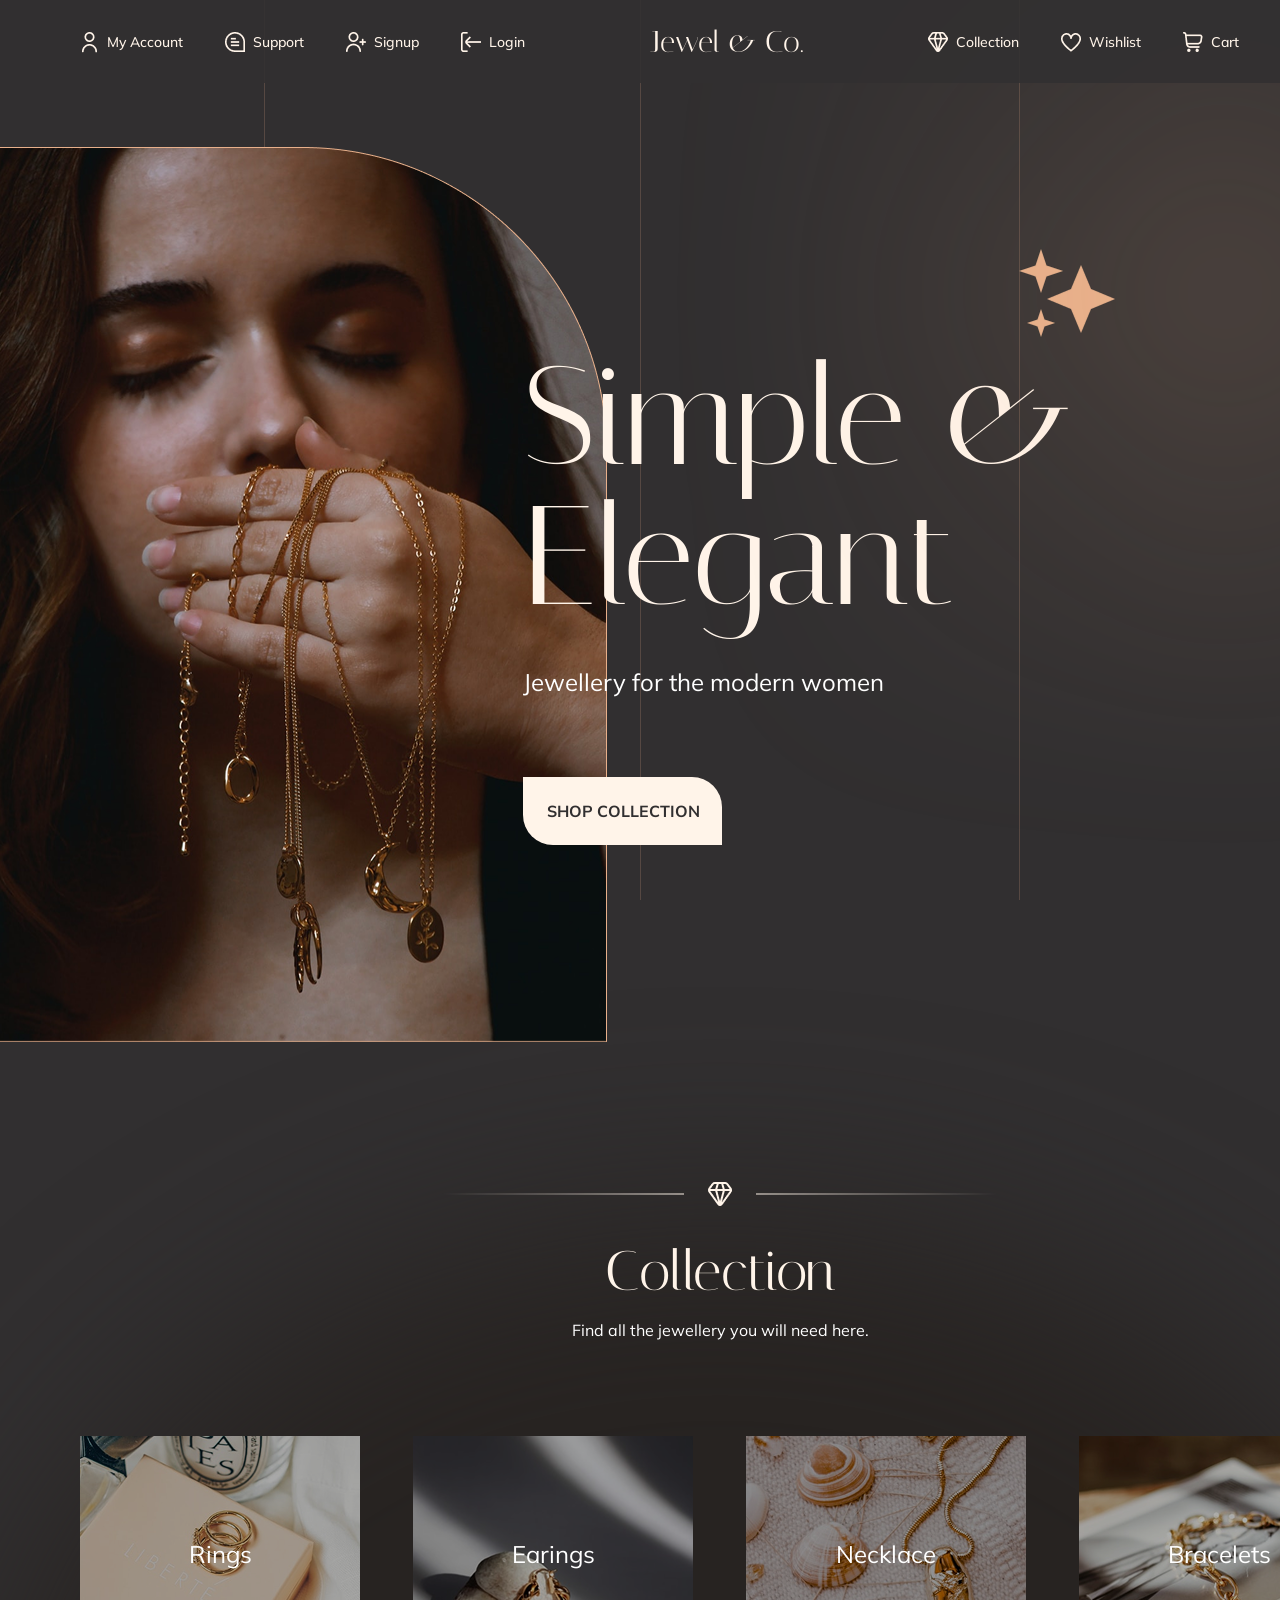
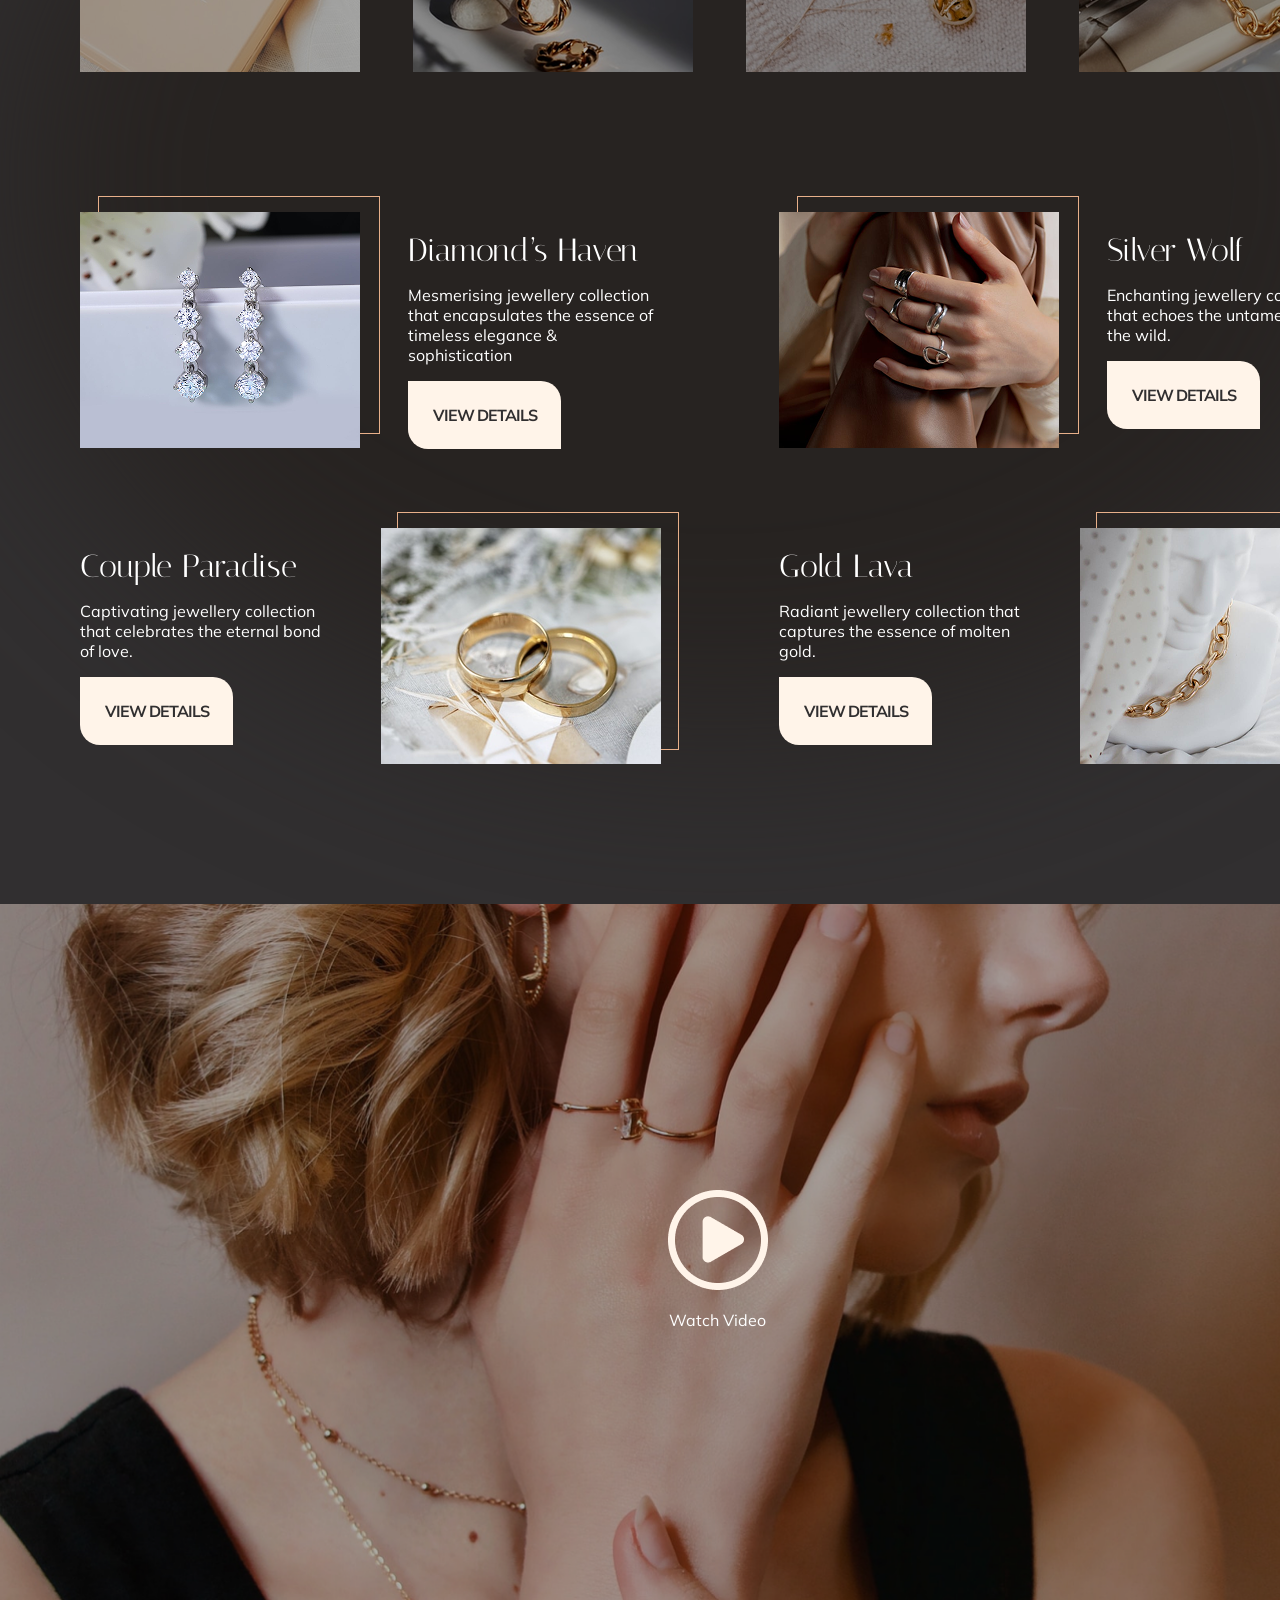
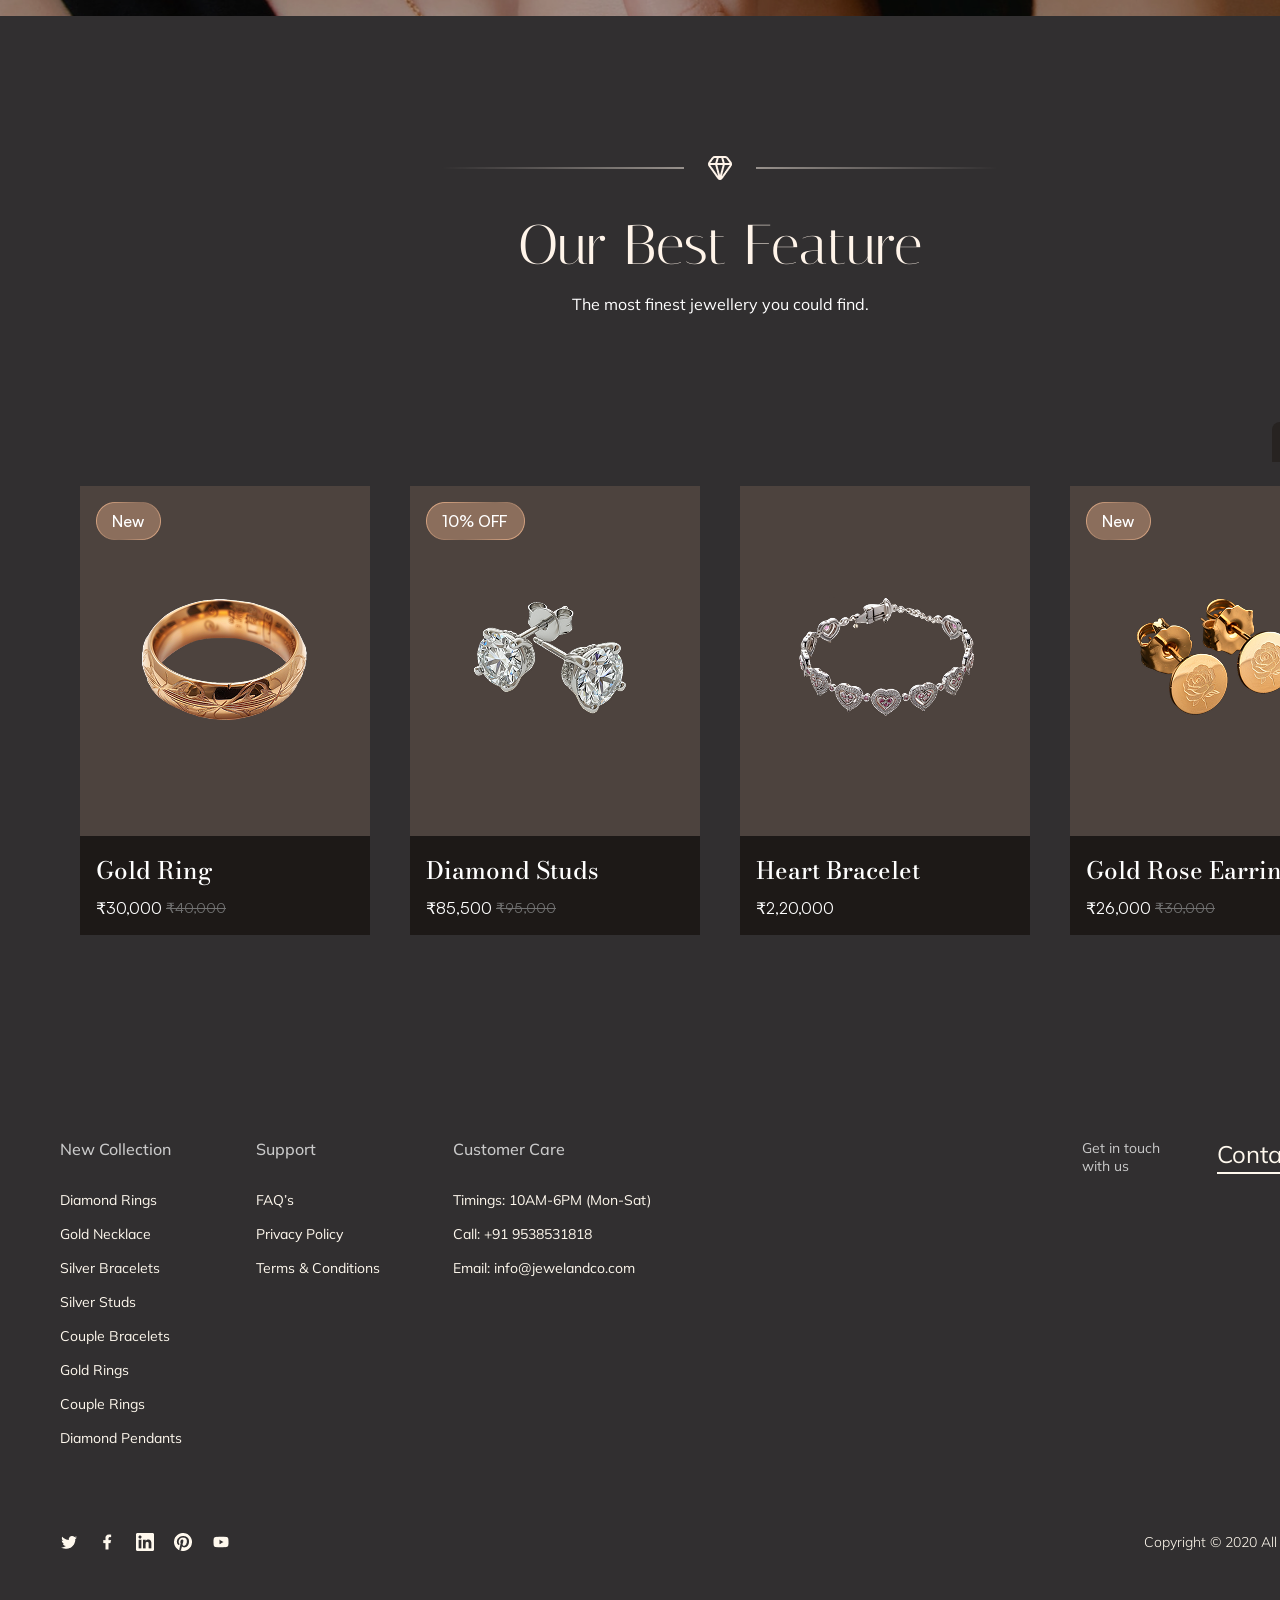
<file: index.html>
<!DOCTYPE html>
<html lang="ru">
<head>
    <meta charset="UTF-8">
    <meta name="viewport" content="width=device-width, initial-scale=1.0, maximum-scale=1.0, user-scalable=no">
    <link rel="stylesheet" href="css/style.css">
    <title>Jewel & Co</title>
</head>
<body>
<div class="wrapper">
    <div class="line"></div>
    <div class="line"></div>
    <div class="line"></div>
    <div class="container">
        <header class="header">
            <div class="header__menu">
                <nav class="header__nav">
                    <ul class="header_nav_ul">
                        <li class="header_ul_li">
                            <img src="img/account.png" alt="account" class="header_menu_img">
                            <a href="#" class="header_li_a">My Account</a>
                        </li>
                        <li class="header_ul_li">
                            <img src="img/support.png" alt="support" class="header_menu_img">
                            <a href="#" class="header_li_a">Support</a>
                        </li>
                        <li class="header_ul_li">
                            <img src="img/signup.png" alt="signup" class="header_menu_img">
                            <a href="#" class="header_li_a">Signup</a>
                        </li>
                        <li class="header_ul_li">
                            <img src="img/login.png" alt="login" class="header_menu_img">
                            <a href="#" class="header_li_a">Login</a>
                        </li>
                    </ul>
                </nav>
            </div>

            <p class="header__logo">Jewel & Co.</p>

            <div class="header__menu">
                <nav class="header__nav">
                    <ul class="header_nav_ul">
                        <li class="header_ul_li">
                            <img src="img/collection.png" alt="collection" class="header_menu_img">
                            <a href="#" class="header_li_a">Collection</a>
                        </li>
                        <li class="header_ul_li">
                            <img src="img/wishlist.png" alt="wishlist" class="header_menu_img">
                            <a href="#" class="header_li_a">Wishlist</a>
                        </li>
                        <li class="header_ul_li">
                            <img src="img/cart.png" alt="cart" class="header_menu_img">
                            <a href="#" class="header_li_a">Cart</a>
                        </li>
                        <li class="header_ul_li">
                            <img src="img/contact.png" alt="contact" class="header_menu_img">
                            <a href="#" class="header_li_a">Contact</a>
                        </li>
                    </ul>
                </nav>
            </div>
        </header>
        <div class="main">
            <div class="main__hero">
                <div class="main__hero_text">
                    <p class="hero_text_p1">Simple & Elegant</p>
                    <p class="hero_text_p2">Jewellery for the modern women</p>
                    <form action="get">
                        <input type="button" value="SHOP COLLECTION" class="hero_text_btn">
                    </form>
                </div>
                <div class="main__hero_sparkl">
                    <img src="img/Sparkling.png" alt="Sparkling" class="hero_sparkl_img">
                    <div class="circle"></div>
                </div>
                <div class="main__hero_contacts">
                    <img src="img/Facebook F.png" alt="Facebook">
                    <img src="img/LinkedIn.png" alt="LinkedIn">
                    <img src="img/Instagram.png" alt="Instagram">
                    <img src="img/Twitter.png" alt="Twitter">
                </div>
            </div>
            <div class="main__collection">
                <div class="ellipse"></div>
                <div class="main__collection_inf">
                    <img src="img/Separator.png" alt="Separator" class="Separator_img">
                    <p class="collection_inf_p1">Collection</p>
                    <p class="collection_inf_p2">Find all the jewellery you will need here.</p>
                </div>
                <div class="main__collection_menu">
                    <div class="collection_menu_card">
                        <a href="#" class="collection_card_a">Rings</a>
                    </div>

                    <div class="collection_menu_card1">
                        <a href="#" class="collection_card_a">Earings</a>
                    </div>

                    <div class="collection_menu_card2">
                        <a href="#" class="collection_card_a">Necklace</a>
                    </div>

                    <div class="collection_menu_card3">
                        <a href="#" class="collection_card_a">Bracelets</a>
                    </div>
                </div>

                <div class="collection_accessories">
                    <div class="accessories_card">
                        <div class="card_frame"></div>
                        <img src="img/Diamond’s Haven.png" alt="Diamond’s" class="accessories_card_img">
                        <div class="accessories_card_inf">
                            <p class="accessories_card_p1">Diamond’s Haven</p>
                            <p class="accessories_card_p2">Mesmerising jewellery collection that encapsulates the essence of timeless elegance & sophistication</p>
                            <form action="">
                                <a href="#"><input type="button" value="VIEW DETAILS" class="accessories_card_btn"></a>
                            </form>
                        </div>
                    </div>

                    <div class="accessories_card">
                        <div class="card_frame"></div>
                        <img src="img/Silver Wolf.png" alt="Wolf" class="accessories_card_img">
                        <div class="accessories_card_inf">
                            <p class="accessories_card_p1">Silver Wolf</p>
                            <p class="accessories_card_p2">Enchanting jewellery collection that echoes the untamed spirit of the wild.</p>
                            <form action="">
                                <a href="#"><input type="button" value="VIEW DETAILS" class="accessories_card_btn"></a>
                            </form>
                        </div>
                    </div>
                </div>

                <div class="collection_accessories2">
                    <div class="accessories_card">
                        <div class="accessories_card_inf">
                            <p class="accessories_card_p1">Couple Paradise</p>
                            <p class="accessories_card_p2">Captivating jewellery collection that celebrates the eternal bond of love.</p>
                            <form action="">
                                <a href="#"><input type="button" value="VIEW DETAILS" class="accessories_card_btn"></a>
                            </form>
                        </div>
                        <div class="card_frame2"></div>
                        <img src="img/Couple Paradise.png" alt="Diamond’s" class="accessories_card_img2">
                    </div>

                    <div class="accessories_card">
                        <div class="accessories_card_inf">
                            <p class="accessories_card_p1">Gold Lava</p>
                            <p class="accessories_card_p2">Radiant jewellery collection that captures the essence of molten gold.</p>
                            <form action="">
                                <a href="#"><input type="button" value="VIEW DETAILS" class="accessories_card_btn"></a>
                            </form>
                        </div>
                        <div class="card_frame2"></div>
                        <img src="img/Gold Lava.png" alt="Wolf" class="accessories_card_img2">
                    </div>
                </div>
            </div>
            <div class="main__video">
                <div class="video_stop">
                    <img src="img/stop.png" alt="stop" class="video_img">
                    <p class="video_text">Watch Video</p>
                </div>
            </div>
            <div class="main__feature">
                <div class="main__feature_inf">
                    <img src="img/Separator.png" alt="Separator" class="Separator_img">
                    <p class="collection_inf_p1">Our Best Feature</p>
                    <p class="collection_inf_p2">The most finest jewellery you could find.</p>
                </div>
                <div class="feature__catalog">
                    <div class="feature__buttons">
                        <button class="feature_btn_left"></button>
                        <button class="feature_btn_right"></button>
                    </div>
                    <div class="feature__catalog_cards">
                        <div class="feature__card">
                            <div class="feature__card_picture">
                                <div class="feature__card_text">
                                    <p class="feature__card_p">New</p>
                                </div>
                                <img src="img/Gold Ring.png" alt="ring" class="feature__card_img">
                            </div>
                            <div class="feature__card_price">
                                <p class="feature__card_p1">Gold Ring</p>
                                <div class="feature__card_t">
                                <p class="feature__card_p2">₹30,000</p>
                                <p class="feature__card_p3">₹40,000</p>
                                </div>
                            </div>
                        </div>

                        <div class="feature__card">
                            <div class="feature__card_picture">
                                <div class="feature__card_text2">
                                    <p class="feature__card_p">10% OFF</p>
                                </div>
                                <img src="img/Diamond Studs.png" alt="ring" class="feature__card_img">
                            </div>
                            <div class="feature__card_price">
                                <p class="feature__card_p1">Diamond Studs</p>
                                <div class="feature__card_t">
                                <p class="feature__card_p2">₹85,500</p>
                                <p class="feature__card_p3">₹95,000</p>
                                </div>
                            </div>
                        </div>

                        <div class="feature__card">
                            <div class="feature__card_picture">
                                <img src="img/Heart Bracelet.png" alt="ring" class="feature__card_img1">
                            </div>
                            <div class="feature__card_price">
                                <p class="feature__card_p1">Heart Bracelet</p>
                                <div class="feature__card_t">
                                <p class="feature__card_p2">₹2,20,000</p>
                                </div>
                            </div>
                        </div>

                        <div class="feature__card">
                            <div class="feature__card_picture">
                                <div class="feature__card_text">
                                    <p class="feature__card_p">New</p>
                                </div>
                                <img src="img/Gold Rose Earrings.png" alt="ring" class="feature__card_img">
                            </div>
                            <div class="feature__card_price">
                                <p class="feature__card_p1">Gold Rose Earrings</p>
                                <div class="feature__card_t">
                                <p class="feature__card_p2">₹26,000</p>
                                <p class="feature__card_p3">₹30,000</p>
                                </div>
                            </div>
                        </div>
                    </div>
                </div>
            </div>
        </div>
        <footer class="footer">
            <div class="footer__inf">
                <div class="footer__inf_link">
                    <div class="inf_link_list">
                        <p class="inf_link_list_p">New Collection</p>
                        <nav class="footer__nav">
                            <ul class="footer_nav_ul">
                                <li class="footer_ul_li">
                                    <a href="#" class="link_list_a">Diamond Rings</a>
                                </li>
                                <li class="footer_ul_li">
                                    <a href="#" class="link_list_a">Gold Necklace</a>
                                </li>
                                <li class="footer_ul_li">
                                    <a href="#" class="link_list_a">Silver Bracelets</a>
                                </li>
                                <li class="footer_ul_li">
                                    <a href="#" class="link_list_a">Silver Studs</a>
                                </li>
                                <li class="footer_ul_li">
                                    <a href="#" class="link_list_a">Couple Bracelets</a>
                                </li>
                                <li class="footer_ul_li">
                                    <a href="#" class="link_list_a">Gold Rings</a>
                                </li>
                                <li class="footer_ul_li">
                                    <a href="#" class="link_list_a">Couple Rings</a>
                                </li>
                                <li class="footer_ul_li">
                                    <a href="#" class="link_list_a">Diamond Pendants</a>
                                </li>
                            </ul>
                        </nav>
                    </div>

                    <div class="inf_link_list">
                        <p class="inf_link_list_p">Support</p>
                        <nav class="footer__nav">
                            <ul class="footer_nav_ul">
                                <li class="footer_ul_li">
                                    <a href="#" class="link_list_a">FAQ’s</a>
                                </li>
                                <li class="footer_ul_li">
                                    <a href="#" class="link_list_a">Privacy Policy</a>
                                </li>
                                <li class="footer_ul_li">
                                    <a href="#" class="link_list_a">Terms & Conditions</a>
                                </li>
                            </ul>
                        </nav>
                    </div>

                    <div class="inf_link_list">
                        <p class="inf_link_list_p">Customer Care</p>
                        <nav class="footer__nav">
                            <ul class="footer_nav_ul">
                                <li class="footer_ul_li">
                                    <p class="footer_ul_li_p">Timings: 10AM-6PM (Mon-Sat)</p>
                                </li>
                                <li class="footer_ul_li">
                                    <p class="footer_ul_li_p">Call: +91 9538531818</p>
                                </li>
                                <li class="footer_ul_li">
                                    <p class="footer_ul_li_p">Email: info@jewelandco.com</p>
                                </li>
                            </ul>
                        </nav>
                    </div>
                </div>
                <div class="footer__inf_contact">
                    <p class="footer_contact_p">Get in touch with us</p>
                    <div class="footer_contact_link">
                        <a href="#" class="footer_contact_a">Contact Us</a>
                        <img src="img/footer_right.png" alt="footer_right" class="footer_img">
                    </div>
                </div>
            </div>

            <div class="footer__bottom">
                <div class="bottom_messengers">
                    <img src="img/f_twitter.png" alt="f_twitter" class="bottom_img">
                    <img src="img/f_facebook.png" alt="f_facebook" class="bottom_img">
                    <img src="img/f_in.png" alt="f_in" class="bottom_img">
                    <img src="img/f_pinterest.png" alt="f_pinterest" class="bottom_img">
                    <img src="img/f_youtube.png" alt="f_youtube" class="bottom_img">
                </div>
                <p class="bottom__p">Copyright © 2020 All rights reserved.</p>
            </div>
        </footer>
    </div>
</div>
</body>
</html>
</file>
<file: css/style.css>
@charset "UTF-8";
@font-face {
  font-family: Mulish_medium;
  src: url(../fonts/Mulish/Mulish-Medium.ttf);
}
@font-face {
  font-family: Mulish_regular;
  src: url(../fonts/Mulish/Mulish-Regular.ttf);
}
@font-face {
  font-family: Mulish_bold;
  src: url(../fonts/Mulish/Mulish-Bold.ttf);
}
@font-face {
  font-family: Mulish_light;
  src: url(../fonts/Mulish/Mulish-Light.ttf);
}
@font-face {
  font-family: Italiana_regular;
  src: url(../fonts/Italiana/Italiana-Regular.ttf);
}
@font-face {
  font-family: Satoshi_bold;
  src: url(../fonts/Satoshi/Satoshi-Bold.ttf);
}
@font-face {
  font-family: Satoshi_medium;
  src: url(../fonts/Satoshi/Satoshi-Medium.ttf);
}
@font-face {
  font-family: Satoshi_regular;
  src: url(../fonts/Satoshi/Satoshi-Regular.ttf);
}
@font-face {
  font-family: Satoshi_light;
  src: url(../fonts/Satoshi/Satoshi-Light.ttf);
}
@font-face {
  font-family: Bodoni_Moda_medium;
  src: url(../fonts/Bodoni_Moda/BodoniModa_9pt-Medium.ttf);
}
@font-face {
  font-family: Bodoni_Moda_regular;
  src: url(../fonts/Bodoni_Moda/BodoniModa_9pt-Regular.ttf);
}
@font-face {
  font-family: Bodoni_Moda_regular2;
  src: url(../fonts/Bodoni_Moda/BodoniModa_72pt-Regular.ttf);
}
* {
  margin: 0;
  padding: 0;
}

.wrapper::before,
.wrapper::after,
.wrapper .container::before {
  content: "";
  position: fixed;
  top: 0;
  width: 0.0625rem;
  height: 100%;
  background-color: #E8B08A;
  opacity: 0.2;
  z-index: 0;
  pointer-events: none;
}

.wrapper::before {
  left: 20.6%;
}

.wrapper::after {
  left: 50%;
}

.wrapper .container::before {
  left: 79.6%;
}

.wrapper {
  margin: 0 auto;
  width: 90rem;
  height: 100%;
  background-color: #312F30;
  z-index: -2;
}

.container {
  width: 90rem;
  margin: 0 auto;
  z-index: 2;
}


.header {
  box-sizing: border-box;
  padding: 0 5rem;
  height: 5.1875rem;
  display: flex;
  justify-content: space-between;
  align-items: center;
  background-color: rgba(50, 48, 49, 0.9);
  position: relative;
  z-index: 2;
}

.header__menu {
  height: 1.25rem;
}

.header_nav_ul {
  display: flex;
  justify-content: space-between;
  gap: 2.625rem;
}

.header_ul_li {
  list-style-type: none;
  display: flex;
  justify-content: space-between;
  align-items: center;
}

.header_li_a {
  font-family: Mulish_medium;
  font-size: 0.875rem;
  color: #FFF4E9;
  cursor: pointer;
  text-decoration: none;
}

.header_li_a:hover {
  color: #E8B08A;
}

.header_menu_img {
  margin-right: 0.5rem;
}

.header__logo {
  font-family: Italiana_regular;
  font-size: 1.875rem;
  color: #FFF4E9;
  margin: 0 7.625rem;
}

.main {
  position: relative;
  z-index: 1;
}


.main__hero {
  margin-top: 4rem;
  height: 55.949375rem;
  background-image: url(../img/main_hero.png);
  background-repeat: no-repeat;
  display: flex;
  justify-content: space-between;
  margin-bottom: 8.75rem;
}

.main__hero_text {
  width: 34.5rem;
  height: 21.875rem;
  display: flex;
  flex-direction: column;
  margin-left: 32.6875rem;
}

.hero_text_p1 {
  font-family: Italiana_regular;
  font-size: 8.75rem;
  line-height: 8.75rem;
  color: #FFF4E9;
  margin-bottom: 2.5rem;
  margin-top: 12.5rem;
}

.hero_text_p2 {
  font-family: Mulish_regular;
  font-size: 1.5rem;
  color: #FFFFFF;
  margin-bottom: 5rem;
}

.hero_text_btn, .accessories_card_btn {
  box-sizing: border-box;
  padding: 1.5rem;
  width: 12.4375rem;
  height: 4.25rem;
  border: none;
  border-radius: 0 1.875rem 0 1.875rem;
  background-color: #FFF4E9;
  font-family: Mulish_bold;
  font-size: 1rem;
  color: #312F30;
  cursor: pointer;
}

.hero_text_btn:hover, .accessories_card_btn:hover {
  background-color: #E8B08A;
}

.main__hero_sparkl, .main__hero_sparkl2 {
  position: absolute;
  width: 19.75rem;
  height: 13.75rem;
  display: flex;
  justify-content: space-between;
  margin-top: 2.25rem;
  margin-left: 63.6875rem;
}

.hero_sparkl_img {
  width: 6rem;
  height: 6rem;
  margin-top: 3.875rem;
}

.circle, .circle2 {
  width: 13.75rem;
  height: 13.75rem;
  background-color: #E8B08A;
  filter: blur(180px);
  border-radius: 50%;
}

.main__hero_contacts {
  width: 1.875rem;
  height: 16.875rem;
  gap: 3.125rem;
  display: flex;
  flex-direction: column;
  margin-top: 14.375rem;
  margin-right: 6.03125rem;
}


.main__collection, .main__feature_inf, .main__collection_inf {
  display: flex;
  flex-direction: column;
  align-items: center;
}

.ellipse {
  position: absolute;
  z-index: -1;
  width: 90rem;
  height: 69.4375rem;
  background-color: #272321;
  border-radius: 60%;
  margin-top: 2.5rem;
  filter: blur(100px);
}

.main__collection_inf {
  text-align: center;
  margin-bottom: 6rem;
}

.collection_inf_p1 {
  font-family: Italiana_regular;
  font-size: 3.5rem;
  color: #FFF4E9;
  margin-top: 2rem;
  margin-bottom: 1rem;
}

.collection_inf_p2 {
  font-family: Mulish_regular;
  font-size: 1rem;
  color: #FFFFFF;
}

.main__collection_menu {
  display: flex;
  flex-wrap: nowrap;
  width: 80rem;
  gap: 3.3125rem;
  margin-bottom: 8.75rem;
}

.collection_menu_card, .collection_menu_card3, .collection_menu_card2, .collection_menu_card1 {
  box-sizing: border-box;
  padding: 6.4375rem 0;
  width: 17.5rem;
  height: 14.75rem;
  text-align: center;
  background-repeat: no-repeat;
  background-image: url(../img/Rings.png);
}

.collection_menu_card1 {
  background-image: url(../img/Earings.png);
}

.collection_menu_card2 {
  background-image: url(../img/Necklace.png);
}

.collection_menu_card3 {
  background-image: url(../img/Bracelets.png);
}

.collection_card_a {
  font-family: Mulish_regular;
  font-size: 1.5rem;
  color: #FFFFFF;
  text-decoration: none;
  cursor: pointer;
}

.collection_card_a:hover {
  font-family: Mulish_bold;
  font-size: 1.5rem;
  color: black;
}

.collection_accessories, .collection_accessories2 {
  display: flex;
  align-items: center;
  justify-content: space-between;
  gap: 7.375rem;
}

.accessories_card {
  display: flex;
  align-items: center;
  justify-content: space-between;
}

.card_frame, .card_frame2 {
  position: absolute;
  margin-left: 1.125rem;
  margin-bottom: 1.875rem;
  width: 17.5rem;
  height: 14.75rem;
  border: 0.0625rem solid #E8B08A;
}

.accessories_card_img {
  position: relative;
}

.accessories_card_inf {
  display: flex;
  flex-direction: column;
  width: 15.8125rem;
  height: 12.375rem;
  gap: 1rem;
  margin-left: 3rem;
}

.accessories_card_p1 {
  font-family: Italiana_regular;
  font-size: 2rem;
  color: #FFFFFF;
}

.accessories_card_p2 {
  font-family: Mulish_regular;
  font-size: 1rem;
  color: #FFFFFF;
}

.accessories_card_btn {
  letter-spacing: -0.0625rem;
  width: 9.5625rem;
  border-radius: 0 1.25rem 0 1.25rem;
}

.collection_accessories2 {
  gap: 4.375rem;
  margin-top: 5rem;
  margin-left: -3rem;
  margin-bottom: 8.75rem;
}

.accessories_card_img2 {
  position: relative;
  margin-left: 3rem;
}

.card_frame2 {
  margin-left: 22.8125rem;
  margin-bottom: 1.875rem;
}


.main__video {
  height: 44.5rem;
  background-image: url(../img/video_img.png);
  background-repeat: no-repeat;
  background-size: cover;
  background-position: center;
  display: flex;
  align-items: center;
  margin-bottom: 8.761875rem;
}

.video_stop {
  width: 11.3125rem;
  height: 8.75rem;
  display: flex;
  flex-direction: column;
  align-items: center;
  text-align: center;
  margin-left: 39.1875rem;
}

.video_img {
  cursor: pointer;
}

.video_text {
  font-family: Mulish_regular;
  font-size: 1rem;
  color: #FFFFFF;
  margin-top: 1.25rem;
}


.main__feature {
  display: flex;
  flex-direction: column;
  align-items: center;
  margin-bottom: 8.738125rem;
}

.main__feature_inf {
  text-align: center;
  margin-bottom: 6.75rem;
}

.feature__catalog, .feature__catalog2 {
  display: flex;
  flex-direction: column;
  align-items: center;
  box-sizing: border-box;
  height: 32.0625rem;
  padding: 0 5rem;
}

.feature__buttons {
  display: flex;
  justify-content: space-between;
  gap: 0.5rem;
  width: 5.5rem;
  height: 2.5rem;
  margin-bottom: 1.5rem;
  margin-left: 74.5rem;
}

.feature_btn_left, .feature_btn_right {
  width: 2.5rem;
  height: 2.5rem;
  border: none;
  border-radius: 0.5rem 0 0 0;
  background-color: #272321;
  background-image: url(../img/btn_left.png);
  background-repeat: no-repeat;
  background-size: 24px;
  background-position: center;
  cursor: pointer;
}

.feature_btn_right {
  border-radius: 0 0 0.5rem 0;
  background-image: url(../img/btn_right.png);
}

.feature_btn_left:hover,
.feature_btn_right:hover {
  background-color: #E8B08A;
}

.feature__catalog_cards {
  display: flex;
  justify-content: space-between;
  gap: 2.5rem;
}

.feature__card {
  display: flex;
  flex-direction: column;
  width: 18.125rem;
  height: 28.0625rem;
}

.feature__card_picture, .feature__card_picture2, .feature__card_price {
  box-sizing: border-box;
  padding: 1rem;
  display: flex;
  flex-direction: column;
  background-color: #4D433E;
  height: 21.875rem;
}

.feature__card_text {
  box-sizing: border-box;
  padding: 0.5rem 1rem;
  width: 4.0625rem;
  height: 2.375rem;
  display: flex;
  align-items: center;
  background-image: url(../img/border.png);
  background-repeat: no-repeat;
}

.feature__card_p {
  font-family: Satoshi_medium;
  font-size: 1rem;
  color: #FFFFFF;
}

.feature__card_text2 {
  box-sizing: border-box;
  padding: 0.5rem 1rem;
  width: 6.1875rem;
  height: 2.375rem;
  display: flex;
  align-items: center;
  background-image: url(../img/border2.png);
  background-repeat: no-repeat;
}

.feature__card_img, .feature__card_img1 {
  width: 12.125rem;
  margin-left: 2rem;
  margin-top: 1.5rem;
}

.feature__card_img1 {
  margin-top: 5.9375rem;
}

.feature__card_price {
  box-sizing: border-box;
  padding: 1rem;
  background-color: #1D1917;
  height: 6.1875rem;
}

.feature__card_p1 {
  font-family: Bodoni_Moda_medium;
  font-size: 1.5rem;
  color: #FFFFFF;
  margin-bottom: 0.5rem;
}

.feature__card_t {
  display: flex;
  gap: 0.25rem;
}

.feature__card_p2 {
  font-family: Satoshi_regular;
  font-size: 1rem;
  color: #FFFFFF;
}

.feature__card_p3 {
  font-family: Satoshi_regular;
  font-size: 0.875rem;
  color: #717171;
  margin-top: 0.09375rem;
  text-decoration: line-through;
}


.footer, .footer2 {
  box-sizing: border-box;
  padding: 4rem 3.75rem;
  height: 33.75rem;
}

.footer__inf, .footer__inf2 {
  display: flex;
  justify-content: space-between;
  height: 19.25rem;
}

.footer__inf_link, .footer__inf_link2 {
  display: flex;
  justify-content: space-between;
  width: 36.9375rem;
  gap: 4.3125rem;
}

.inf_link_list_p, .inf_link_list_p2 {
  font-family: Mulish_medium;
  font-size: 1rem;
  color: #CACACA;
  margin-bottom: 2rem;
}

.footer_nav_ul {
  display: flex;
  flex-direction: column;
  gap: 1rem;
}

.footer_ul_li {
  list-style: none;
}

.link_list_a, .link_list_a2 {
  font-family: Mulish_regular;
  font-size: 0.875rem;
  color: #FFF9EE;
  cursor: pointer;
  text-decoration: none;
}

.link_list_a:hover, .link_list_a2:hover {
  color: #E8B08A;
}

.footer_ul_li_p, .footer_ul_li_p2 {
  font-family: Mulish_regular;
  font-size: 0.875rem;
  color: #FFF9EE;
}

.footer__inf_contact, .footer__inf_contact2 {
  width: 18.625rem;
  height: 2.25rem;
  display: flex;
  justify-content: space-between;
}

.footer_contact_p, .footer_contact_p2 {
  width: 5.9375rem;
  font-family: Mulish_regular;
  font-size: 0.875rem;
  color: #CACACA;
}

.footer_contact_link {
  display: flex;
  justify-content: space-between;
  width: 10.1875rem;
}

.footer_contact_a, .footer_contact_a2 {
  font-family: Mulish_regular;
  font-size: 1.5rem;
  color: #FFF9EE;
  text-underline-offset: 0.5625rem;
}

.footer_contact_a:hover, .footer_contact_a2:hover {
  color: #E8B08A;
}

.footer_img {
  width: 1.5rem;
  height: 1.5rem;
  margin-top: 0.34375rem;
}

.footer__bottom, .footer__bottom2 {
  display: flex;
  justify-content: space-between;
  margin-top: 5.375rem;
  height: 1.125rem;
}

.bottom_messengers {
  width: 10.625rem;
  display: flex;
  justify-content: space-between;
  gap: 1.25rem;
}

.bottom_img {
  width: 1.125rem;
  height: 1.125rem;
}

.bottom__p {
  font-family: Mulish_light;
  font-size: 0.875rem;
  color: #FFF9EE;
}


.wrapper2::before,
.wrapper2::after,
.wrapper2 .container::before {
  content: "";
  position: fixed;
  top: 0;
  width: 0.0625rem;
  height: 100%;
  background-color: #E8B08A;
  opacity: 0.2;
  z-index: 0;
  pointer-events: none;
}

.wrapper2::before {
  left: 20.6%;
}

.wrapper2::after {
  left: 50%;
}

.wrapper2 .container::before {
  left: 79.6%;
}

.wrapper2 {
  margin: 0 auto;
  width: 90rem;
  height: 100%;
  background-color: #312B2E;
  z-index: -2;
}


.header2 {
  box-sizing: border-box;
  padding: 0 5rem;
  height: 5.1875rem;
  display: flex;
  justify-content: space-between;
  align-items: center;
  background-color: rgba(50, 48, 49, 0.9);
  position: relative;
  z-index: 2;
}


.main__hero2 {
  display: flex;
  justify-content: space-between;
  margin-top: 7rem;
  margin-bottom: 5rem;
  height: 39.75rem;
}

.hero2_frame {
  position: absolute;
  z-index: -1;
  margin-top: -1.25rem;
  width: 26.875rem;
  height: 39.375rem;
  border: 0.0625rem solid #E8B08A;
  border-radius: 0 17.1875rem 0 0;
  corner-shape: squircle;
}

.main__hero2_picture {
  width: 26.99875rem;
  height: 39.75rem;
  background-image: url(../img/hero2_img.png);
  background-repeat: no-repeat;
}

.hero2_picture_sparkl {
  display: flex;
  width: 11.25rem;
  height: 3.75rem;
  margin-top: 15.5625rem;
  margin-left: 11.375rem;
}

.hero2_picture_sparkl2 {
  display: flex;
  width: 3.75rem;
  height: 3.75rem;
  margin-top: 14.6875rem;
  margin-left: 16.375rem;
}

.picture_sparkl {
  display: flex;
  align-items: center;
  justify-content: center;
  width: 3.75rem;
  height: 3.75rem;
}

.ellipse1 {
  position: absolute;
  width: 3.75rem;
  height: 3.75rem;
  border-radius: 50%;
  background-color: rgba(255, 255, 255, 0.5);
  filter: blur(10px);
}

.ellipse2 {
  width: 1.25rem;
  height: 1.25rem;
  border-radius: 50%;
  background-color: #FFFFFF;
}

.picture_sparkl_inf {
  margin-top: 0.875rem;
  box-sizing: border-box;
  padding: 0.5rem;
  width: 7.5rem;
  height: 2.875rem;
  border-radius: 0.5rem;
  background-color: #FFF4E9;
}

.picture_sparkl_inf_p {
  font-family: Satoshi_regular;
  font-size: 0.75rem;
  color: #272321;
}

.sparkl_inf_price {
  display: flex;
  justify-content: space-between;
  width: 5.0625rem;
  height: 0.875rem;
}

.sparkl_inf_price_p {
  font-family: Satoshi_regular;
  font-size: 0.625rem;
  color: #272321;
}

.sparkl_inf_price_p2 {
  font-family: Satoshi_regular;
  font-size: 0.5rem;
  color: #B0B0B0;
  margin-top: 0.09375rem;
  text-decoration: line-through;
}

.main__hero2_cuffs {
  display: flex;
  flex-direction: column;
  width: 26.875rem;
  height: 26.375rem;
  margin-right: 1.25rem;
}

.hero2_cuffs_p {
  font-family: Bodoni_Moda_regular2;
  font-size: 4.5rem;
  color: #FFF4E9;
  line-height: 5rem;
  margin-bottom: 1rem;
}

.hero2_cuffs_price {
  display: flex;
  justify-content: space-between;
  width: 11.9375rem;
  height: 2rem;
  margin-bottom: 2rem;
}

.hero2_cuffs_price_p {
  font-family: Satoshi_light;
  font-size: 1.5rem;
  color: #FFFFFF;
}

.hero2_cuffs_price_p2 {
  font-family: Satoshi_light;
  font-size: 1.25rem;
  color: rgba(255, 248, 72, 0.28);
  text-decoration: line-through;
  margin-top: 0.15625rem;
}

.hero2_cuffs_text {
  font-family: Satoshi_light;
  font-size: 1rem;
  color: #FFFFFF;
  margin-bottom: 2.1875rem;
}

.hero2_cuffs_buttons {
  display: flex;
  justify-content: space-between;
  width: 16.4375rem;
  height: 3.375rem;
}

.hero2_cuffs_button1 {
  width: 11.4375rem;
  height: 3.375rem;
  background-color: #FFF4E9;
  border: none;
  border-radius: 0 1.5rem 0 1.5rem;
  font-family: Satoshi_bold;
  font-size: 1rem;
  color: #312F30;
  cursor: pointer;
}

.hero2_cuffs_button1:hover {
  background-color: #E8B08A;
}

.hero2_cuffs_button_heart {
  width: 3.5rem;
  height: 3.375rem;
  background-color: #FFF4E9;
  border: none;
  border-radius: 0 1.5rem 0 1.5rem;
  background-image: url(../img/cuffs_heart.png);
  background-repeat: no-repeat;
  background-size: 1.5rem;
  background-position: center;
  cursor: pointer;
}

.hero2_cuffs_button_heart:hover {
  background-color: #E8B08A;
}

.main__hero2_column {
  display: flex;
  flex-direction: column;
  gap: 1.5rem;
  width: 12.75rem;
  height: 39.75rem;
  margin-right: 5.25rem;
}

.column_cuffs_img {
  width: 12.75rem;
  height: 8.8125rem;
}


.suggestions_inf_p1 {
  font-family: Bodoni_Moda_regular;
  font-size: 3rem;
  color: #FFF4E9;
  margin-top: 2rem;
  margin-bottom: 1rem;
}

.suggestions_inf_p2 {
  font-family: Satoshi_light;
  font-size: 1.5rem;
  color: #FFFFFF;
}

.feature__catalog2 {
  margin-top: -0.8125rem;
  margin-bottom: -3.875rem;
}

.feature__card_picture2 {
  background-color: #241C21;
}


.footer2 {
  height: 32.6875rem;
}

.footer__inf2 {
  height: 20rem;
}

.footer__inf_link2 {
  width: 34.5625rem;
}

.inf_link_list_p2 {
  font-family: Bodoni_Moda_medium;
  font-size: 1rem;
  color: #CACACA;
}

.link_list_a2 {
  font-family: Satoshi_light;
  font-size: 0.875rem;
  color: #FFF9EE;
}

.footer_ul_li_p2 {
  font-family: Satoshi_light;
  font-size: 0.875rem;
  color: #FFF9EE;
}

.footer__inf_contact2 {
  box-sizing: border-box;
  padding-left: 0.3125rem;
}

.footer_contact_p2 {
  color: #CACACA;
  font-family: Satoshi_regular;
}

.footer_contact_a2 {
  font-family: Satoshi_regular;
  color: #FFF9EE;
  margin-left: 0.3125rem;
}

.footer__bottom2 {
  margin-top: 3.5rem;
}

.bottom__p2 {
  font-family: Satoshi_light;
  font-size: 0.875rem;
  color: #FFF9EE;
}

.main__hero_sparkl2 {
  position: absolute;
  width: 10.75rem;
  height: 10.75rem;
  margin-top: -6.875rem;
  margin-left: 48.75rem;
}

.circle2 {
  width: 10.75rem;
  height: 10.75rem;
  filter: blur(150px);
}


@media screen and (max-width: 400px) {
  .wrapper, .wrapper2 {
    width: 100%;
    overflow: hidden;
  }
  .wrapper::before,
  .wrapper::after,
  .wrapper .container::before,
  .wrapper2::before,
  .wrapper2::after,
  .wrapper2 .container::before {
    display: none;
  }
  .container {
    width: 100%;
    box-sizing: border-box;
  }
  
  .header {
    width: 100%;
    padding: 0.625rem 0;
    height: 6.875rem;
    flex-direction: column;
    margin-bottom: 1.875rem;
  }
  .header__menu {
    height: auto;
  }
  .header_nav_ul {
    gap: 0.9375rem;
    flex-wrap: wrap;
  }
  .header__logo {
    margin: 0;
    order: -1;
    font-size: 1.5rem;
  }
  .header_menu_img {
    width: 0.625rem;
  }
  .header_li_a {
    font-size: 0.75rem;
  }
  .main {
    padding: 0 1rem;
  }
  
  .main__hero {
    margin-top: 0.625rem;
    background-image: url(../img/main_hero2.png);
    height: 24.0625rem;
    background-size: cover;
    background-position: center;
    flex-direction: column;
    padding: 1rem;
    margin-bottom: 2.5rem;
  }
  .main__hero_text {
    width: 100%;
    margin: 1.25rem 0;
    text-align: center;
  }
  .hero_text_p1 {
    font-size: 3rem;
    line-height: 3.25rem;
    margin-top: 3.125rem;
    margin-bottom: 1.25rem;
  }
  .hero_text_p2 {
    font-size: 1.125rem;
    margin-bottom: 2.5rem;
  }
  .main__hero_sparkl, .main__hero_sparkl2,
  .main__hero_contacts {
    display: none;
  }
  
  .ellipse {
    display: none;
  }
  .main__collection_inf {
    margin-bottom: 2.5rem;
  }
  .collection_inf_p1 {
    font-size: 2.25rem;
  }
  .collection_inf_p2 {
    font-size: 0.875rem;
  }
  .main__collection_menu {
    width: 100%;
    flex-wrap: wrap;
    gap: 1.25rem;
    margin-bottom: 3.75rem;
  }
  .collection_menu_card,
  .collection_menu_card1,
  .collection_menu_card2,
  .collection_menu_card3 {
    width: 47%;
    height: 8.75rem;
    padding: 3.5625rem 0;
    background-size: cover;
    background-position: center;
  }
  .collection_accessories, .collection_accessories2 {
    flex-direction: column;
    gap: 1.875rem;
    width: 100%;
    margin-left: 0;
    margin-bottom: -4.375rem;
  }
  .collection_accessories2 {
    flex-direction: column;
    gap: 1.875rem;
    width: 100%;
    margin-left: 0;
    margin-bottom: 3.125rem;
  }
  .accessories_card {
    flex-direction: column;
    text-align: center;
  }
  .accessories_card_inf {
    order: 2;
    width: 100%;
    margin: 1.25rem 0 0 0;
  }
  .accessories_card_img {
    width: 100%;
    height: auto;
  }
  .accessories_card_img2 {
    width: 100%;
    height: auto;
    margin-right: 3rem;
  }
  .card_frame,
  .card_frame2 {
    display: none;
  }
 
  .main__video {
    height: 15.625rem;
    margin-bottom: 2.5rem;
  }
  .video_stop {
    margin: 0 auto;
  }
  .video_img {
    margin-top: 1.875rem;
    width: 30%;
  }

  .main__feature {
    margin-bottom: 1.875rem;
  }
  .main__feature_inf {
    margin-bottom: 2.5rem;
  }
  .feature__catalog, .feature__catalog2 {
    padding: 0;
    height: auto;
    flex-direction: column;
    align-items: center;
  }
  .feature__buttons {
    margin-left: 1.0625rem;
    margin-right: 1rem;
  }
  .feature__catalog_cards {
    flex-direction: column;
    gap: 1.5625rem;
    align-items: center;
  }
  .feature__card {
    width: 100%;
    max-width: 18.125rem;
  }
  .feature__card_img, .feature__card_img1 {
    margin: auto;
  }
  
  .footer, .footer2 {
    padding: 1.875rem 1rem;
    height: auto;
  }
  .footer__inf, .footer__inf2 {
    flex-direction: column;
    height: auto;
    gap: 3.125rem;
  }
  .footer__inf_link, .footer__inf_link2 {
    width: 100%;
    flex-direction: column;
    gap: 3.125rem;
  }
  .inf_link_list_p, .inf_link_list_p2 {
    margin-bottom: 1.25rem;
  }
  .footer__inf_contact, .footer__inf_contact2 {
    margin-left: 1.75rem;
    align-items: center;
    text-align: center;
  }
  .footer_contact_p, .footer_contact_p2 {
    margin-right: 3.75rem;
  }
  .footer__bottom, .footer__bottom2 {
    flex-direction: column;
    gap: 1.875rem;
    align-items: center;
    text-align: center;
    margin-top: 3.125rem;
    margin-bottom: 1.5625rem;
  }
  .bottom__p {
    text-align: center;
  }
  
  .header2 {
    width: 100%;
    padding: 0.625rem 0;
    height: 6.875rem;
    flex-direction: column;
    margin-bottom: 1.875rem;
    gap: 0.625rem;
  }
  
  .main__hero2 {
    flex-direction: column;
    height: auto;
    margin-top: 1.25rem;
    margin-bottom: 2.5rem;
  }
  .hero2_frame {
    display: none;
  }
  .main__hero2_picture {
    background-image: url(../img/hero2_img2.png);
    width: 100%;
    height: 21.875rem;
    background-size: cover;
    background-position: center;
  }
  .hero2_picture_sparkl {
    margin-top: 2.8125rem;
    margin-left: 9.375rem;
  }
  .hero2_picture_sparkl2 {
    margin-left: 14.0625rem;
    margin-top: 11.875rem;
  }
  .main__hero2_cuffs {
    width: 100%;
    margin: 1.25rem 0;
    align-items: center;
    text-align: center;
  }
  .hero2_cuffs_p {
    font-size: 2.25rem;
    line-height: 2.5rem;
  }
  .hero2_cuffs_price_p {
    font-size: 1.25rem;
  }
  .hero2_cuffs_price_p2 {
    font-size: 1rem;
  }
  .hero2_cuffs_text {
    text-align: justify;
  }
  .hero2_cuffs_buttons {
    gap: 1.25rem;
  }
  .hero2_cuffs_button1 {
    width: 100%;
  }
  .hero2_cuffs_button_heart {
    width: 30%;
  }
  .main__hero2_column {
    margin-top: 1.25rem;
    display: flex;
    flex-wrap: wrap;
    width: 100%;
    height: auto;
    gap: 1.25rem;
    margin-right: 0;
    flex-direction: row;
  }
  .column_cuffs_img {
    width: 47%;
  }
  .main__hero_sparkl2 {
    display: none;
  }
  
  .suggestions_inf_p1 {
    font-size: 2rem;
  }
  .suggestions_inf_p2 {
    font-size: 1.125rem;
  }
  
  .footer2 {
    padding: 1.875rem 1rem;
    height: auto;
    margin-top: 5.3125rem;
  }
  .footer__inf2 {
    flex-direction: column;
    gap: 3.125rem;
    height: auto;
  }
  .footer__inf_link2 {
    width: 100%;
    flex-direction: column;
    gap: 3.125rem;
  }
  .footer__bottom2 {
    flex-direction: column;
    gap: 1.875rem;
    text-align: center;
    margin-top: 3.125rem;
    margin-bottom: 1.5625rem;
  }
  .hero_text_btn,
  .accessories_card_btn {
    width: 100%;
    max-width: 15.625rem;
  }
  .Separator_img {
    width: 13.125rem;
    height: auto;
  }
}
</file>
